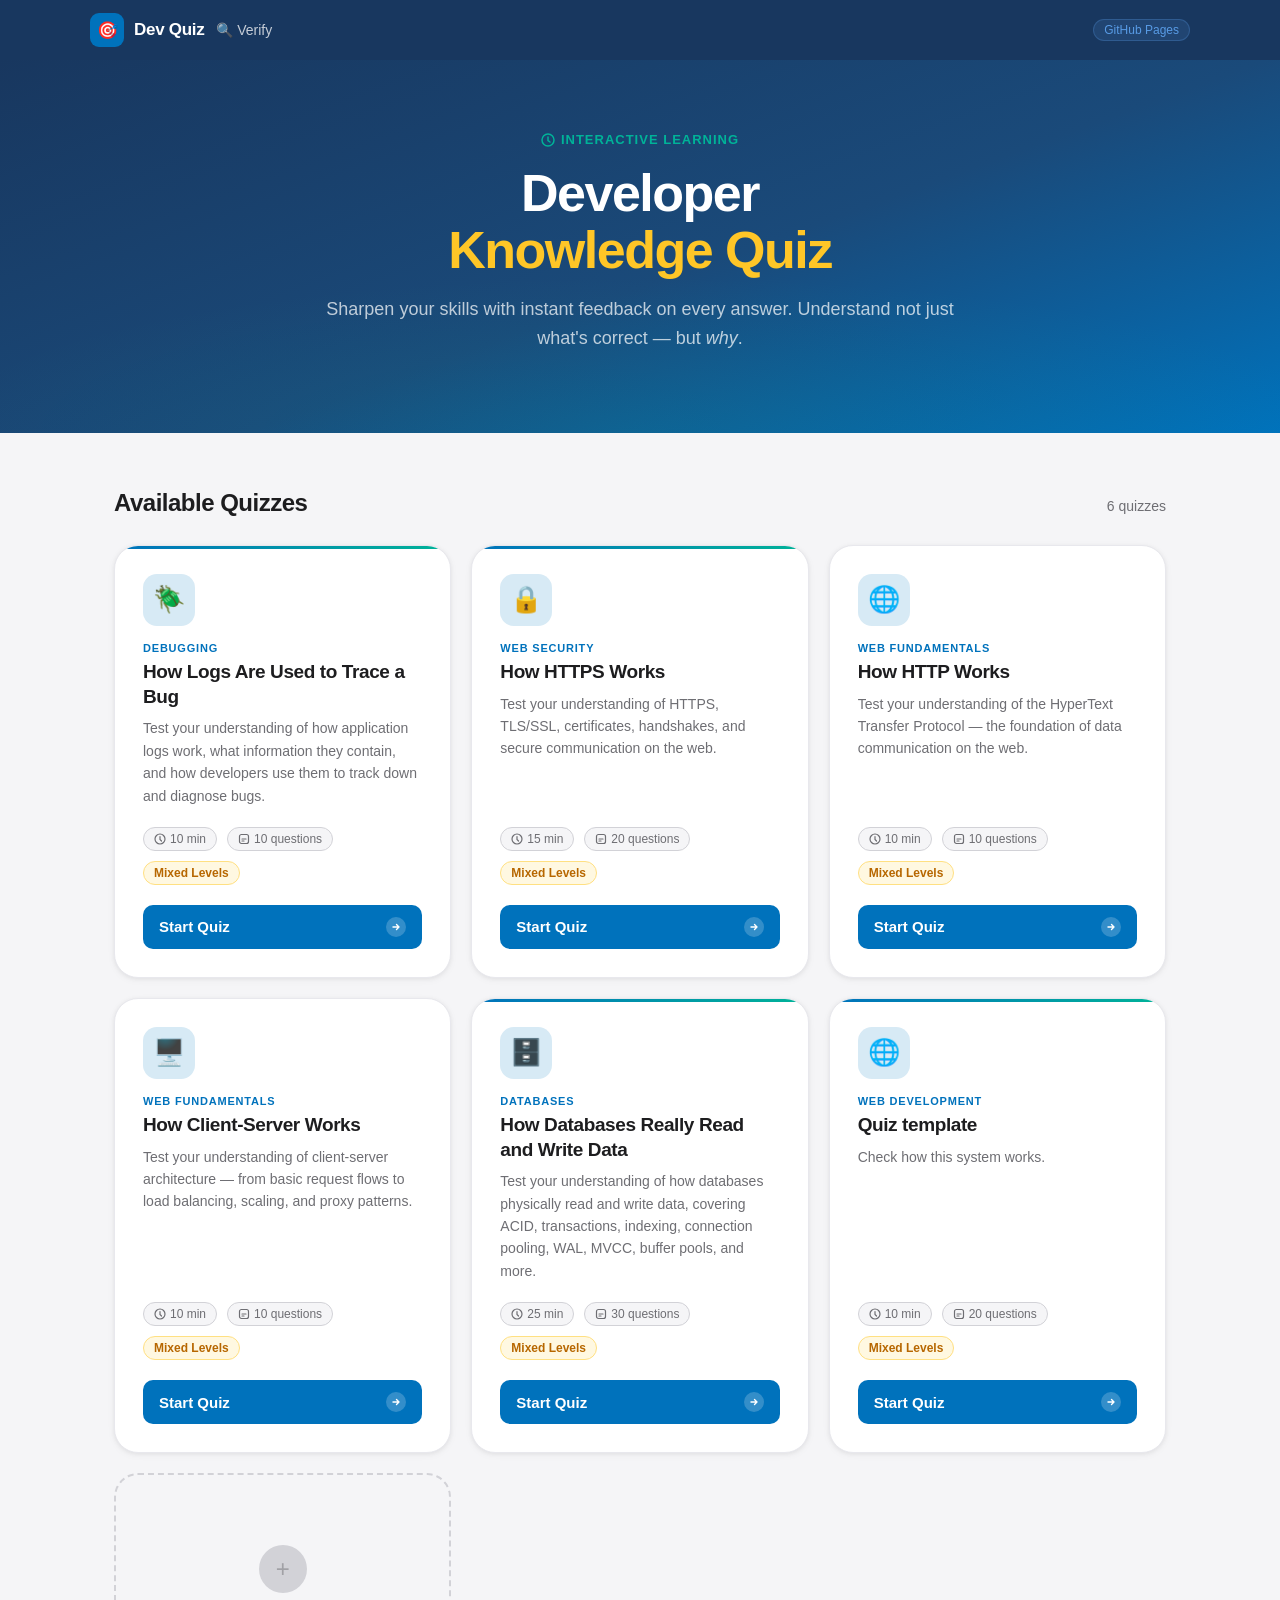
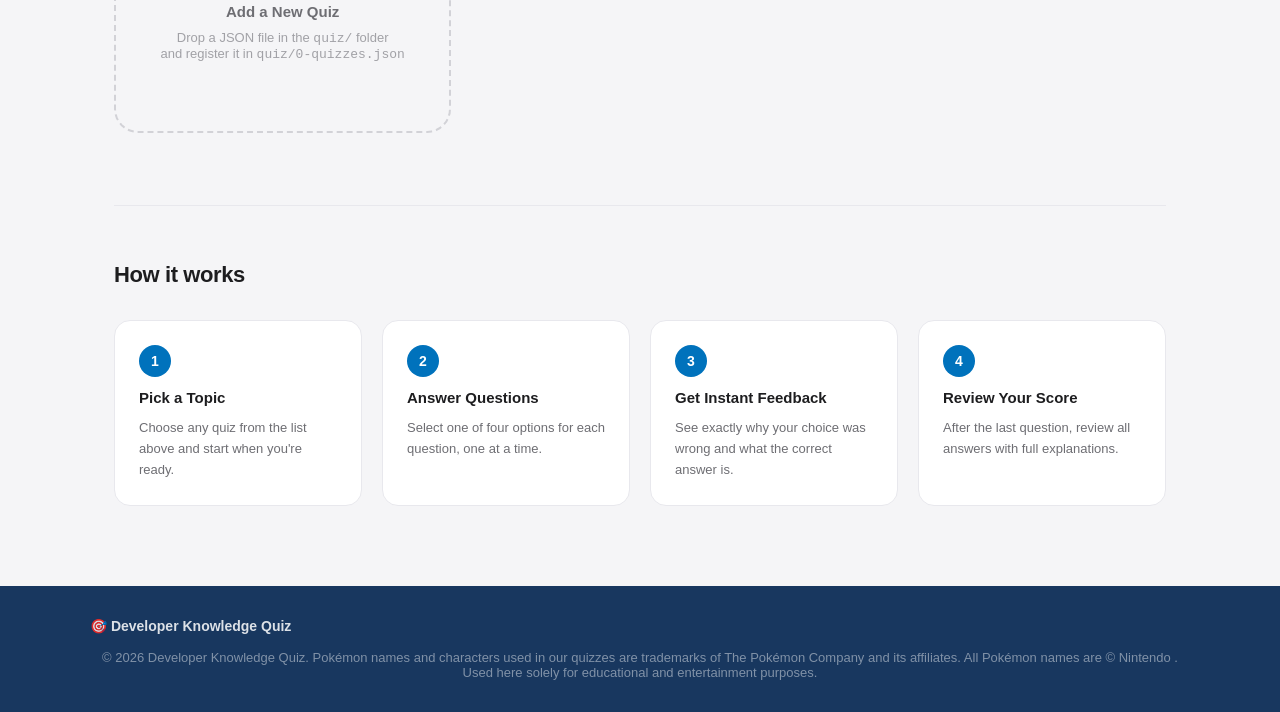
<file: index.html>
<!DOCTYPE html>
<html lang="en">
<head>
  <meta charset="UTF-8" />
  <meta name="viewport" content="width=device-width, initial-scale=1.0" />
  <title>Developer Knowledge Quiz</title>
  <link rel="stylesheet" href="css/shared.css">
  <link rel="stylesheet" href="css/index.css">
</head>
<body>

  <!-- ── Header ──────────────────────────────────────────────── -->
  <header>
    <div class="header-inner">
      <div class="header-left">
      <a class="logo" href="index.html">
        <div class="logo-icon">🎯</div>
        <span class="logo-text">Dev Quiz</span>
      </a>
      <a class="back-btn" href="verify.html">🔍 Verify</a>
      </div>
      <span class="header-badge">GitHub Pages</span>
    </div>
  </header>

  <!-- ── Hero ────────────────────────────────────────────────── -->
  <section class="hero">
    <div class="hero-content">
      <div class="hero-eyebrow">
        <svg width="14" height="14" viewBox="0 0 14 14" fill="none">
          <circle cx="7" cy="7" r="6" stroke="currentColor" stroke-width="1.5"/>
          <path d="M7 4v3.5L9 9" stroke="currentColor" stroke-width="1.5" stroke-linecap="round"/>
        </svg>
        Interactive Learning
      </div>
      <h1 class="hero-title">
        Developer<br><span>Knowledge Quiz</span>
      </h1>
      <p class="hero-sub">
        Sharpen your skills with instant feedback on every answer.
        Understand not just what's correct — but <em>why</em>.
      </p>
    </div>
  </section>

  <!-- ── Main ────────────────────────────────────────────────── -->
  <main>
    <div class="section-header">
      <h2 class="section-title">Available Quizzes</h2>
      <span class="section-count" id="quiz-count">Loading…</span>
    </div>

    <div id="quiz-grid" class="quiz-grid">
      <!-- Loading state -->
      <div class="state-container" id="loading-state">
        <div class="spinner"></div>
        <p class="state-sub">Loading quizzes…</p>
      </div>
    </div>

    <!-- How It Works -->
    <section class="how-section">
      <h2 class="how-title">How it works</h2>
      <div class="how-steps">
        <div class="step">
          <div class="step-num">1</div>
          <div class="step-title">Pick a Topic</div>
          <div class="step-desc">Choose any quiz from the list above and start when you're ready.</div>
        </div>
        <div class="step">
          <div class="step-num">2</div>
          <div class="step-title">Answer Questions</div>
          <div class="step-desc">Select one of four options for each question, one at a time.</div>
        </div>
        <div class="step">
          <div class="step-num">3</div>
          <div class="step-title">Get Instant Feedback</div>
          <div class="step-desc">See exactly why your choice was wrong and what the correct answer is.</div>
        </div>
        <div class="step">
          <div class="step-num">4</div>
          <div class="step-title">Review Your Score</div>
          <div class="step-desc">After the last question, review all answers with full explanations.</div>
        </div>
      </div>
    </section>
  </main>

  <!-- ── Footer ──────────────────────────────────────────────── -->
  <footer>
    <div class="footer-inner">
      <span class="footer-brand">🎯 Developer Knowledge Quiz</span>
      <span class="footer-note">
        &copy; 2026 Developer Knowledge Quiz.
        Pokémon names and characters used in our quizzes are trademarks of
        The Pokémon Company and its affiliates.
        All Pokémon names are &copy; Nintendo .
        Used here solely for educational and entertainment purposes.
      </span>
    </div>
  </footer>

  <script src="js/index.js"></script>
</body>
</html>
</file>
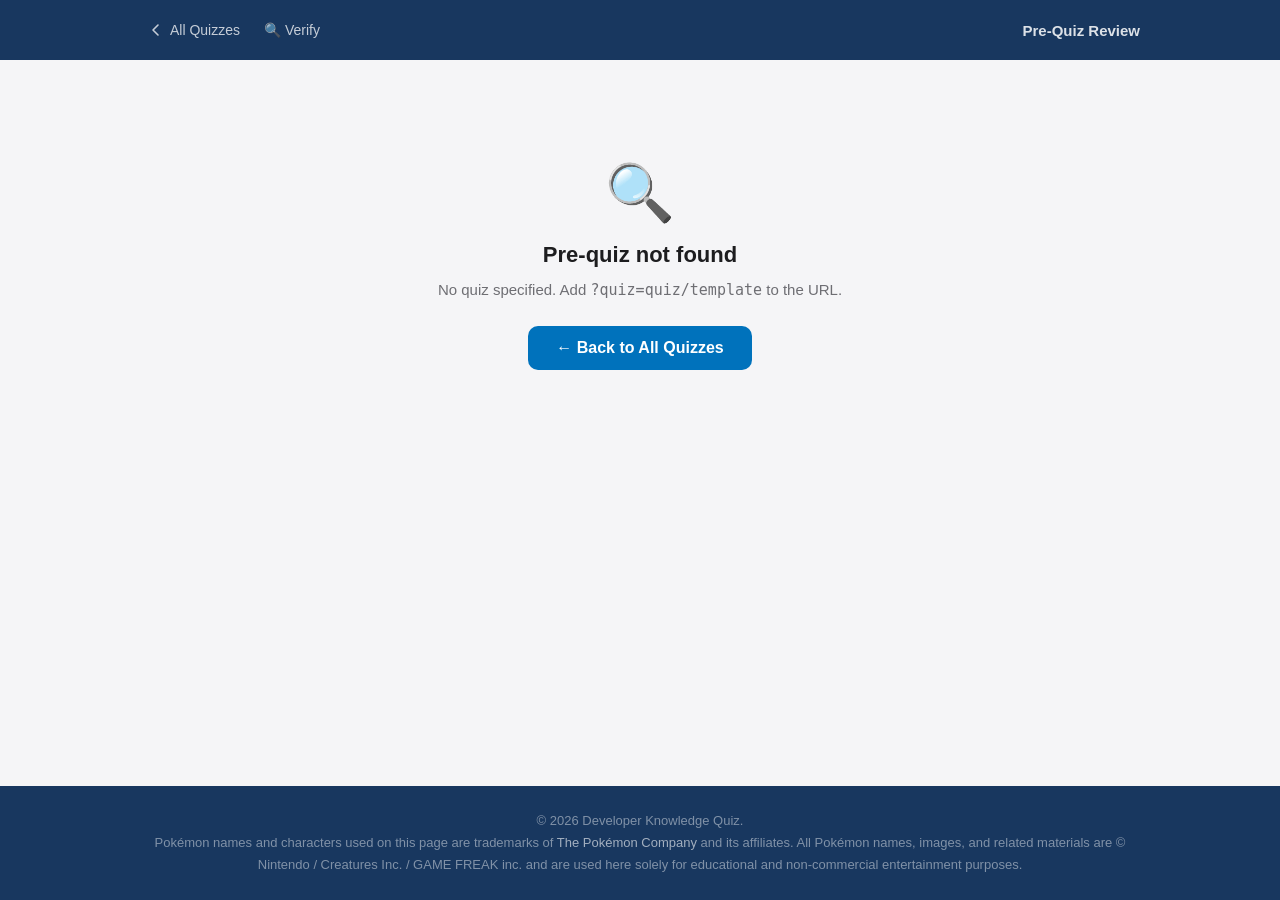
<file: prequiz.html>
<!DOCTYPE html>
<html lang="en">
<head>
  <meta charset="UTF-8" />
  <meta name="viewport" content="width=device-width, initial-scale=1.0" />
  <title>Prerequisite Review · Developer Knowledge</title>
  <link rel="stylesheet" href="css/shared.css">
  <link rel="stylesheet" href="css/prequiz.css">
</head>
<body>

  <!-- ── Header ──────────────────────────────────────────────── -->
  <header>
    <div class="header-inner">
      <div class="header-left">
      <a class="back-btn" href="index.html" aria-label="Back to all quizzes">
        <svg width="16" height="16" viewBox="0 0 16 16" fill="none">
          <path d="M10 3L5 8l5 5" stroke="currentColor" stroke-width="1.6"
                stroke-linecap="round" stroke-linejoin="round"/>
        </svg>
        All Quizzes
      </a>
      <a class="back-btn" href="verify.html">🔍 Verify</a>
      </div>
      <span class="header-title" id="header-title">Pre-Quiz Review</span>
    </div>
  </header>

  <!-- ── Main ────────────────────────────────────────────────── -->
  <main>

    <!-- Loading -->
    <div id="view-loading">
      <div class="spinner"></div>
      <p style="text-align:center;color:var(--text-secondary);">Loading keywords…</p>
    </div>

    <!-- Error -->
    <div id="view-error" class="hidden">
      <span class="error-icon">🔍</span>
      <h2 class="error-title">Pre-quiz not found</h2>
      <p class="error-msg" id="error-msg">Could not load the keyword review for this quiz.</p>
      <a href="index.html" class="btn btn-primary">← Back to All Quizzes</a>
    </div>

    <!-- Content -->
    <div id="view-content" class="hidden fade-in">

      <!-- Hero -->
      <div class="prequiz-hero">
        <div class="hero-left">
          <div class="hero-eyebrow">📖 Pre-Quiz Review</div>
          <div class="hero-icon-title">
            <span class="hero-icon" id="hero-icon">🌐</span>
            <h1 class="hero-title" id="hero-title">Keywords</h1>
          </div>
          <p class="hero-desc" id="hero-desc"></p>
        </div>
        <div class="hero-right">
          <div class="hero-stat">
            <span class="hero-stat-value" id="stat-total">0</span>
            <span class="hero-stat-label">Total Terms</span>
          </div>
        </div>
      </div>

      <!-- Game instruction -->
      <div class="game-instruction">
        <span class="game-instruction-icon">👆</span>
        <div>
          <div class="game-instruction-title">Spot the Pokémon!</div>
          <div class="game-instruction-sub">Click every term you think is a Pokémon name — not a real developer concept. Then hit the button below to check your answers.</div>
        </div>
      </div>

      <!-- Grid -->
      <div id="keywords-grid" class="keywords-grid"></div>

      <!-- Submit bar -->
      <div class="submit-bar">
        <button id="btn-submit" class="btn-submit">
          I've marked all Pokémon names — Reveal!
          <svg width="18" height="18" viewBox="0 0 18 18" fill="none">
            <path d="M9 3v6l4 2" stroke="white" stroke-width="1.8" stroke-linecap="round" stroke-linejoin="round"/>
            <circle cx="9" cy="9" r="7" stroke="white" stroke-width="1.8"/>
          </svg>
        </button>
      </div>

      <!-- Result legend (shown after reveal) -->
      <div id="result-legend" class="result-legend hidden">
        <div class="result-legend-item correct">
          <span class="result-legend-dot"></span>
          Correctly spotted Pokémon ✓
        </div>
        <div class="result-legend-item missed">
          <span class="result-legend-dot"></span>
          Pokémon you missed ✗
        </div>
        <div class="result-legend-item wrong">
          <span class="result-legend-dot"></span>
          Real term — not a Pokémon
        </div>
      </div>

      <!-- Missed concepts pane (shown only when result-wrong cards exist) -->
      <div id="missed-pane" class="missed-pane hidden">
        <div class="missed-pane-header">
          <span class="missed-pane-icon">📚</span>
          <div>
            <div class="missed-pane-title">Let's learn these before the quiz</div>
            <div class="missed-pane-sub">You marked the terms below as Pokémon, but they're real developer concepts. Click each one to look it up — the Start Quiz button unlocks once you've visited them all.</div>
          </div>
        </div>
        <div id="missed-links" class="missed-links"></div>
        <div class="missed-progress">
          <div class="missed-progress-bar"><div id="missed-progress-fill" class="missed-progress-fill"></div></div>
          <span id="missed-progress-label" class="missed-progress-label">0 / 0 visited</span>
        </div>
      </div>

      <!-- CTA -->
      <div id="cta-bar" class="cta-bar hidden">
        <div class="cta-text-wrap">
          <div id="cta-title" class="cta-title">Ready to take the quiz?</div>
          <div id="cta-sub" class="cta-sub">You know your Pokémon from your dev terms — now test your knowledge!</div>
        </div>
        <a id="btn-start" href="#" class="btn-start btn-start-locked" aria-disabled="true">
          <span id="btn-start-label">Visit all missed keywords first</span>
          <svg id="btn-start-icon-lock" width="18" height="18" viewBox="0 0 18 18" fill="none">
            <rect x="4" y="8" width="10" height="8" rx="2" stroke="white" stroke-width="1.8"/>
            <path d="M6 8V6a3 3 0 0 1 6 0v2" stroke="white" stroke-width="1.8" stroke-linecap="round"/>
          </svg>
          <svg id="btn-start-icon-go" class="hidden" width="18" height="18" viewBox="0 0 18 18" fill="none">
            <path d="M4 9h10M10 5l4 4-4 4" stroke="white" stroke-width="1.8"
                  stroke-linecap="round" stroke-linejoin="round"/>
          </svg>
        </a>
      </div>

    </div>
  </main>

  <!-- ── Footer ──────────────────────────────────────────────── -->
  <footer>
    <div class="footer-inner">
      <p class="footer-copy">
        &copy; 2026 Developer Knowledge Quiz.<br>
        Pokémon names and characters used on this page are trademarks of
        <a href="https://www.pokemon.com" target="_blank" rel="noopener noreferrer">The Pokémon Company</a>
        and its affiliates. All Pokémon names, images, and related materials
        are &copy; Nintendo / Creatures Inc. / GAME FREAK inc. and are used here
        solely for educational and non-commercial entertainment purposes.
      </p>
    </div>
  </footer>

  <script src="js/prequiz.js"></script>
</body>
</html>
</file>
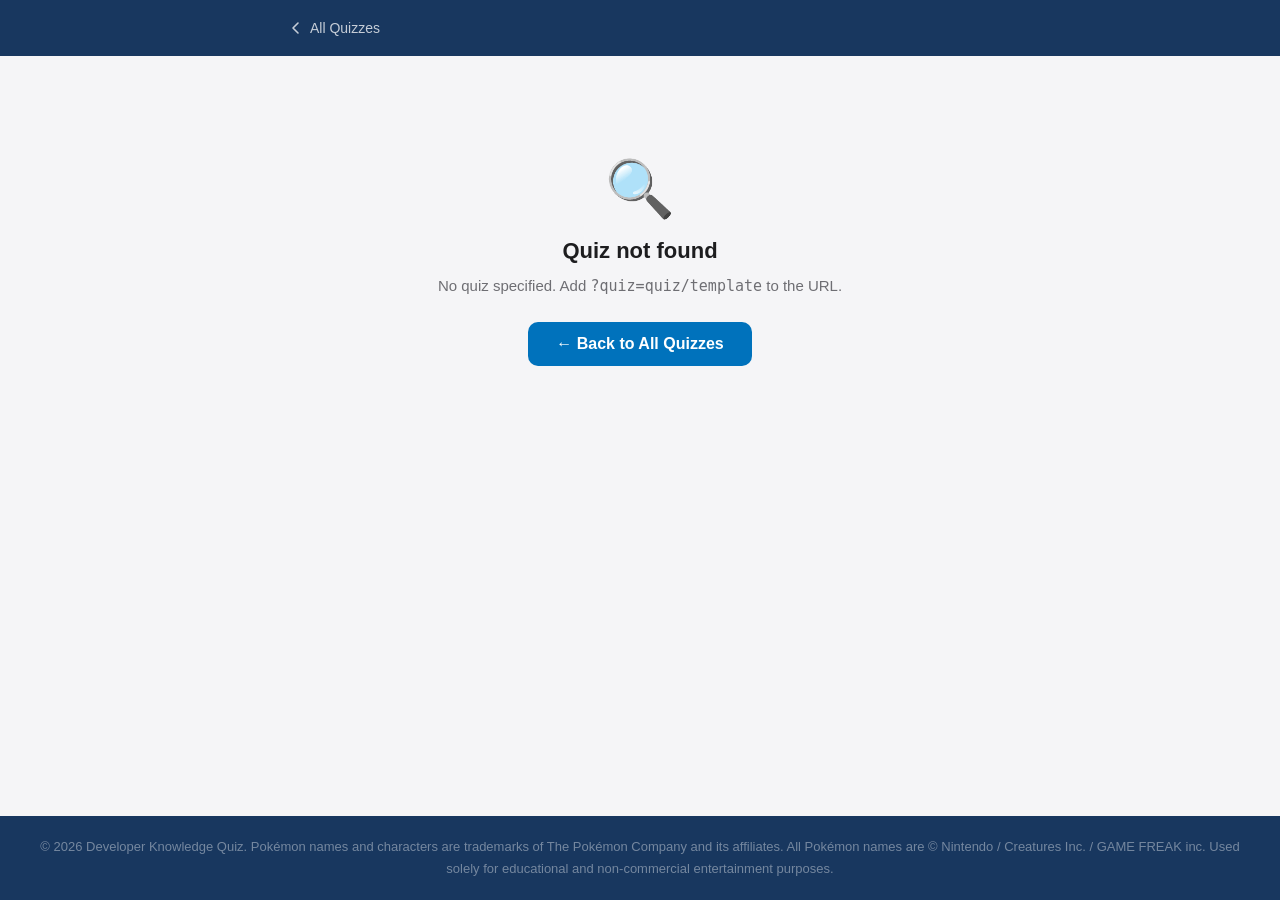
<file: quiz.html>
<!DOCTYPE html>
<html lang="en">
<head>
  <meta charset="UTF-8" />
  <meta name="viewport" content="width=device-width, initial-scale=1.0" />
  <title>Quiz · Developer Knowledge</title>
  <link rel="stylesheet" href="css/shared.css">
  <link rel="stylesheet" href="css/quiz.css">
</head>
<body>

  <!-- ── Header ──────────────────────────────────────────────── -->
  <header>
    <div class="header-inner">
      <a class="back-btn" href="index.html" aria-label="Back to quiz list">
        <svg width="16" height="16" viewBox="0 0 16 16" fill="none">
          <path d="M10 3L5 8l5 5" stroke="currentColor" stroke-width="1.6"
                stroke-linecap="round" stroke-linejoin="round"/>
        </svg>
        All Quizzes
      </a>
      <div class="quiz-title-header" id="header-title"></div>
    </div>
  </header>

  <!-- ── Progress Bar ────────────────────────────────────────── -->
  <div id="progress-bar-wrap">
    <div id="progress-bar"></div>
  </div>

  <!-- ── Main ────────────────────────────────────────────────── -->
  <main>

    <!-- Loading -->
    <div id="view-loading">
      <div class="spinner"></div>
      <p style="text-align:center;color:var(--text-secondary);">Loading quiz…</p>
    </div>

    <!-- Error -->
    <div id="view-error" class="hidden">
      <span class="error-icon">🔍</span>
      <h2 class="error-title">Quiz not found</h2>
      <p class="error-msg" id="error-msg">Could not load the requested quiz.</p>
      <a href="index.html" class="btn btn-primary">← Back to All Quizzes</a>
    </div>

    <!-- Intro -->
    <div id="view-intro" class="hidden fade-in">
      <div class="intro-card">
        <span class="intro-icon" id="intro-icon">📋</span>
        <div class="intro-category" id="intro-category"></div>
        <h1 class="intro-title" id="intro-title"></h1>
        <p class="intro-desc" id="intro-desc"></p>
        <div class="intro-stats">
          <div class="intro-stat">
            <span class="intro-stat-value" id="intro-q-count">—</span>
            <span class="intro-stat-label">Questions</span>
          </div>
          <div class="intro-stat">
            <span class="intro-stat-value" id="intro-time">—</span>
            <span class="intro-stat-label">Minutes</span>
          </div>
          <div class="intro-stat">
            <span class="intro-stat-value" id="intro-pass">70%</span>
            <span class="intro-stat-label">Pass Score</span>
          </div>
        </div>
        <button class="btn btn-primary" onclick="engine.start()" style="width:100%;justify-content:center;font-size:17px;padding:15px;">
          Start Quiz →
        </button>
      </div>
    </div>

    <!-- Question -->
    <div id="view-question" class="hidden">
      <div class="q-meta">
        <span class="q-counter">
          Question <strong id="q-num">1</strong> of <strong id="q-total">20</strong>
        </span>
        <span class="q-difficulty" id="q-difficulty"></span>
      </div>

      <div class="q-card fade-in" id="q-card">
        <p class="q-text" id="q-text">Question text</p>
        <div class="options" id="options-list"></div>

        <!-- Feedback (inside card) -->
        <div class="feedback-panel" id="feedback-panel">
          <div class="feedback-header" id="feedback-header"></div>
          <div class="feedback-body" id="feedback-body"></div>
          <div class="feedback-correct-reveal hidden" id="feedback-reveal"></div>
        </div>
      </div>

      <div class="next-wrap" id="next-wrap">
        <button class="btn-next" id="btn-next">
          <span id="next-label">Next Question</span>
          <svg width="16" height="16" viewBox="0 0 16 16" fill="none">
            <path d="M4 8h8M9 5l3 3-3 3" stroke="white" stroke-width="1.6"
                  stroke-linecap="round" stroke-linejoin="round"/>
          </svg>
        </button>
      </div>
    </div>

    <!-- Results -->
    <div id="view-results" class="hidden">
      <div class="results-header fade-in">
        <div class="score-circle-wrap">
          <svg class="score-svg" viewBox="0 0 160 160" aria-hidden="true">
            <circle class="score-track" cx="80" cy="80" r="60"/>
            <circle class="score-fill" id="score-fill"
                    cx="80" cy="80" r="60"
                    stroke-dasharray="376.99"
                    stroke-dashoffset="376.99"/>
            <text class="score-percent-text" x="80" y="76" id="score-pct-text">0%</text>
            <text class="score-label-text" x="80" y="96" id="score-raw-text">0 / 0</text>
          </svg>
        </div>

        <div class="results-score-line" id="results-score-line"></div>
        <div class="results-badge" id="results-badge"></div>
        <p class="results-message" id="results-message"></p>

        <div class="results-actions">
          <button class="btn btn-secondary" onclick="engine.retake()">↺ Retake Quiz</button>
          <a href="index.html" class="btn btn-primary">← All Quizzes</a>
        </div>
      </div>

      <!-- ── Quiz Success Token Generator ──────────────────── -->
      <div id="token-gen" class="token-gen fade-in">
        <div class="token-gen-intro">
          <span class="token-gen-icon">🏅</span>
          <h3 class="token-gen-title">Get Your Quiz Success Token</h3>
          <p class="token-gen-desc">Enter your name to generate a signed, verifiable proof of your result.</p>
        </div>
        <div class="token-name-row">
          <input type="text" id="token-name-input" class="token-name-input"
                 placeholder="Your full name" maxlength="100" autocomplete="name"
                 onkeydown="if(event.key==='Enter')engine.requestToken()" />
          <span class="token-gen-pointer" aria-hidden="true">👉</span>
          <button class="btn btn-primary" id="btn-gen-token" onclick="engine.requestToken()">
            Generate Token
          </button>
        </div>
        <p id="token-name-error" class="token-name-error hidden">Please enter your name.</p>
        <div id="token-result" class="token-result hidden">
          <div class="token-result-label">
            <span>🔐 Quiz Success Token</span>
            <button class="token-copy-btn" id="btn-copy-token" onclick="copyToken()">Copy Link</button>
          </div>
          <div class="token-box">
            <a id="token-box-link" class="token-link" href="#" target="_blank" rel="noopener noreferrer"></a>
          </div>
        </div>
      </div>

      <div class="review-section fade-in">
        <h2 class="review-title">Answer Review</h2>
        <div class="review-list" id="review-list"></div>
      </div>
    </div>

  </main>

  <!-- ── Footer ──────────────────────────────────────────────── -->
  <footer>
    <div class="footer-note">
      &copy; 2026 Developer Knowledge Quiz.
      Pokémon names and characters are trademarks of The Pokémon Company and its affiliates.
      All Pokémon names are &copy; Nintendo / Creatures Inc. / GAME FREAK inc.
      Used solely for educational and non-commercial entertainment purposes.
    </div>
  </footer>

  <script src="js/quiz.js"></script>
</body>
</html>
</file>
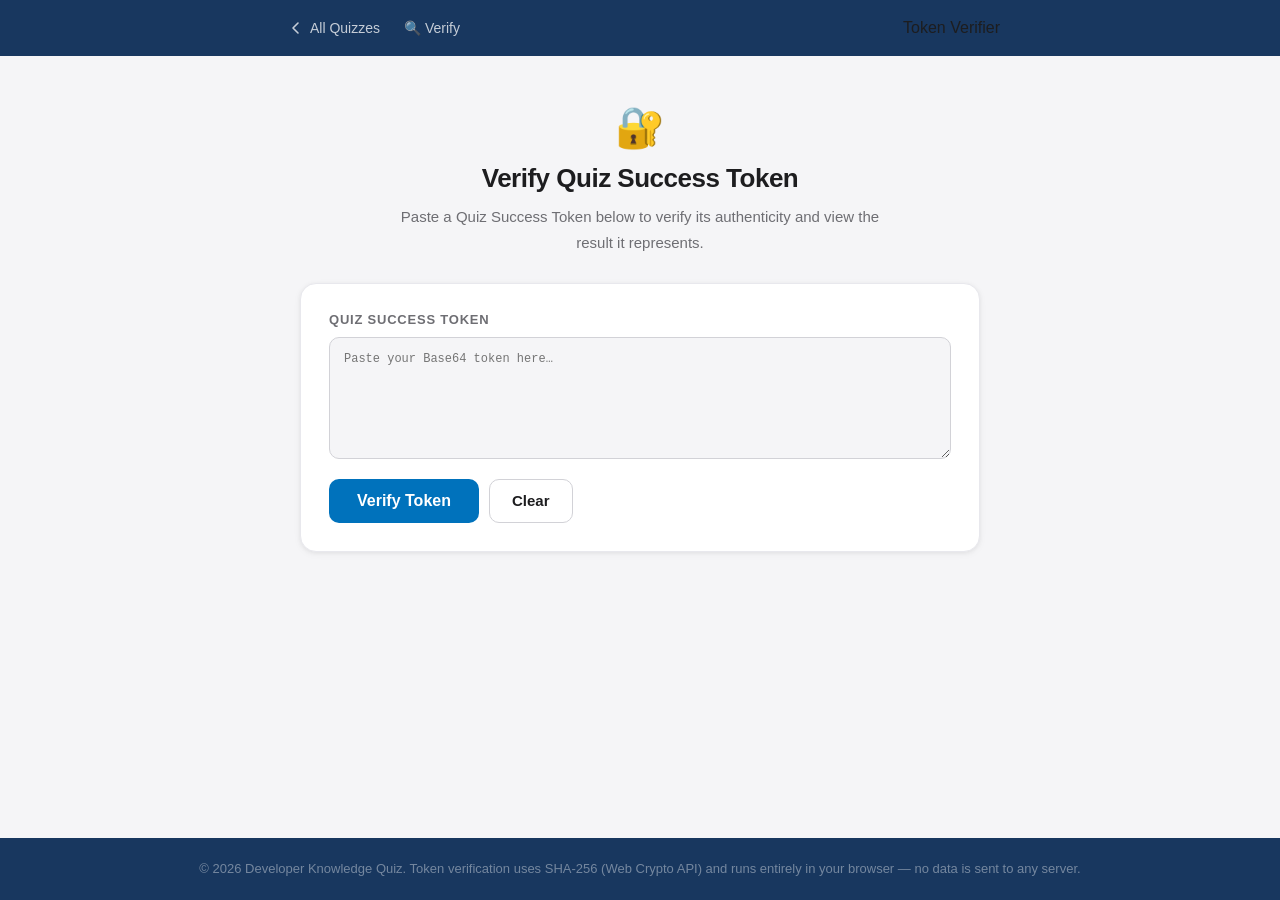
<file: verify.html>
<!DOCTYPE html>
<html lang="en">
<head>
  <meta charset="UTF-8" />
  <meta name="viewport" content="width=device-width, initial-scale=1.0" />
  <title>Verify Quiz Success Token · Developer Knowledge</title>
  <link rel="stylesheet" href="css/shared.css">
  <link rel="stylesheet" href="css/verify.css">
</head>
<body>

  <!-- ── Header ──────────────────────────────────────────────── -->
  <header>
    <div class="header-inner">
      <div class="header-left">
      <a class="back-btn" href="index.html" aria-label="Back to quiz list">
        <svg width="16" height="16" viewBox="0 0 16 16" fill="none">
          <path d="M10 3L5 8l5 5" stroke="currentColor" stroke-width="1.6"
                stroke-linecap="round" stroke-linejoin="round"/>
        </svg>
        All Quizzes
      </a>
      <a class="back-btn" href="verify.html" aria-current="page">🔍 Verify</a>
      </div>
      <div class="quiz-title-header" style="opacity:1;">Token Verifier</div>
    </div>
  </header>

  <!-- ── Main ────────────────────────────────────────────────── -->
  <main>

    <div class="verify-page">

      <!-- Intro -->
      <div class="verify-intro fade-in">
        <span class="verify-intro-icon">🔐</span>
        <h1 class="verify-intro-title">Verify Quiz Success Token</h1>
        <p class="verify-intro-desc">
          Paste a Quiz Success Token below to verify its authenticity and view the
          result it represents.
        </p>
      </div>

      <!-- Input card -->
      <div class="verify-card fade-in">
        <label class="verify-label" for="verify-input">Quiz Success Token</label>
        <textarea
          id="verify-input"
          class="verify-input"
          rows="5"
          placeholder="Paste your Base64 token here…"
          spellcheck="false"
          autocomplete="off"
        ></textarea>
        <div class="verify-actions">
          <button class="btn btn-primary" id="btn-verify" onclick="verifier.verify()">
            Verify Token
          </button>
          <button class="btn btn-secondary" id="btn-clear" onclick="verifier.clear()">
            Clear
          </button>
        </div>
      </div>

      <!-- Result panel -->
      <div id="verify-result" class="verify-result hidden fade-in">

        <!-- Status badge -->
        <div id="verify-status" class="verify-status"></div>

        <!-- Detail rows -->
        <div id="verify-details" class="verify-details"></div>

        <!-- Raw payload (collapsible) -->
        <details class="verify-raw-wrap">
          <summary class="verify-raw-summary">Raw Payload</summary>
          <pre id="verify-raw" class="verify-raw"></pre>
        </details>

      </div>

    </div>

  </main>

  <!-- ── Footer ──────────────────────────────────────────────── -->
  <footer>
    <div class="footer-note">
      &copy; 2026 Developer Knowledge Quiz. Token verification uses SHA-256 (Web Crypto API) and runs entirely in your browser — no data is sent to any server.
    </div>
  </footer>

  <script src="js/verify.js"></script>
</body>
</html>
</file>
<file: css/shared.css>
/* ─── Design Tokens ─────────────────────────────────────────── */
:root {
  --primary-blue:       #0072BC;
  --primary-dark:       #18375F;
  --accent-teal:        #00B398;
  --accent-yellow:      #FFC627;
  --accent-red:         #EF4A60;
  --light-blue:         #D7EAF5;
  --mid-blue:           #589BE5;

  /* Feedback Colors */
  --correct-bg:         #E8F7F4;
  --correct-border:     #00B398;
  --correct-text:       #006B5B;
  --wrong-bg:           #FEF0F2;
  --wrong-border:       #EF4A60;
  --wrong-text:         #9B1C30;

  /* Neutrals */
  --bg:                 #F5F5F7;
  --surface:            #FFFFFF;
  --surface-2:          #FBFBFD;
  --text-primary:       #1D1D1F;
  --text-secondary:     #6E6E73;
  --text-tertiary:      #A1A1A6;
  --border:             #D2D2D7;
  --border-light:       #E8E8ED;

  /* Shadows */
  --shadow-sm:    0 1px 4px rgba(0,0,0,0.06), 0 2px 8px rgba(0,0,0,0.04);
  --shadow-md:    0 2px 12px rgba(0,0,0,0.08), 0 4px 20px rgba(0,0,0,0.05);
  --shadow-lg:    0 8px 32px rgba(0,0,0,0.10), 0 2px 8px rgba(0,0,0,0.06);
  --shadow-hover: 0 12px 40px rgba(0,114,188,0.14), 0 4px 12px rgba(0,0,0,0.08);

  /* Sizing */
  --radius:    16px;
  --radius-sm: 10px;
  --radius-lg: 24px;
  --radius-xl: 32px;

  /* Typography */
  --font: -apple-system, BlinkMacSystemFont, "SF Pro Display", "SF Pro Text",
          "Helvetica Neue", Arial, sans-serif;
}

/* ─── Reset & Base ──────────────────────────────────────────── */
*, *::before, *::after { box-sizing: border-box; margin: 0; padding: 0; }

html { scroll-behavior: smooth; }

body {
  font-family: var(--font);
  background: var(--bg);
  color: var(--text-primary);
  min-height: 100vh;
  -webkit-font-smoothing: antialiased;
  -moz-osx-font-smoothing: grayscale;
}

/* ─── Utility ───────────────────────────────────────────────── */
.hidden { display: none !important; }

.fade-in {
  animation: fadeSlideIn 0.35s cubic-bezier(0.4,0,0.2,1) both;
}

@keyframes fadeSlideIn {
  from { opacity: 0; transform: translateY(12px); }
  to   { opacity: 1; transform: translateY(0); }
}

.spinner {
  width: 44px;
  height: 44px;
  border: 3px solid var(--border);
  border-top-color: var(--primary-blue);
  border-radius: 50%;
  animation: spin 0.8s linear infinite;
  margin: 0 auto 20px;
}

@keyframes spin { to { transform: rotate(360deg); } }

/* ─── Shared Buttons ────────────────────────────────────────── */
.btn {
  display: inline-flex;
  align-items: center;
  gap: 8px;
  border: none;
  cursor: pointer;
  font-family: var(--font);
  font-weight: 600;
  border-radius: var(--radius-sm);
  text-decoration: none;
  transition: background 0.18s ease, transform 0.12s ease;
}
.btn:active { transform: scale(0.97); }

.btn-primary {
  background: var(--primary-blue);
  color: #FFF;
  font-size: 16px;
  padding: 13px 28px;
}
.btn-primary:hover { background: #005fa3; }

.btn-secondary {
  background: var(--surface);
  color: var(--text-primary);
  font-size: 15px;
  padding: 11px 22px;
  border: 1.5px solid var(--border);
}
.btn-secondary:hover { background: var(--bg); }

/* ─── Back Button (quiz & prequiz pages) ────────────────────── */
.back-btn {
  display: inline-flex;
  align-items: center;
  gap: 6px;
  color: rgba(255,255,255,0.75);
  text-decoration: none;
  font-size: 14px;
  font-weight: 500;
  padding: 6px 12px 6px 8px;
  border-radius: 8px;
  transition: background 0.15s ease, color 0.15s ease;
}
.back-btn:hover { background: rgba(255,255,255,0.1); color: #FFF; }

/* ─── Header Left Group ────────────────────────────────────── */
.header-left {
  display: flex;
  align-items: center;
  gap: 4px;
}

/* ─── Shared Header Base ────────────────────────────────────── */
header {
  background: var(--primary-dark);
  padding: 0 24px;
  flex-shrink: 0;
}

/* ─── Error View ────────────────────────────────────────────── */
.error-icon  { font-size: 56px; display: block; margin-bottom: 16px; }
.error-title { font-size: 22px; font-weight: 700; margin-bottom: 10px; }
.error-msg   { font-size: 15px; color: var(--text-secondary); line-height: 1.6; margin-bottom: 24px; }

/* ─── Shared Footer Base ────────────────────────────────────── */
footer {
  background: var(--primary-dark);
  text-align: center;
  flex-shrink: 0;
}
</file>
<file: css/index.css>
/* ─── Body ──────────────────────────────────────────────────── */
body {
  min-height: 100vh;
}

/* ─── Header ────────────────────────────────────────────────── */
header {
  position: sticky;
  top: 0;
  z-index: 100;
  backdrop-filter: saturate(180%) blur(20px);
}

.header-inner {
  max-width: 1100px;
  margin: 0 auto;
  height: 60px;
  display: flex;
  align-items: center;
  justify-content: space-between;
  gap: 16px;
}

.logo {
  display: flex;
  align-items: center;
  gap: 10px;
  text-decoration: none;
}

.logo-icon {
  width: 34px;
  height: 34px;
  background: var(--primary-blue);
  border-radius: 9px;
  display: flex;
  align-items: center;
  justify-content: center;
  font-size: 17px;
  flex-shrink: 0;
}

.logo-text {
  font-size: 17px;
  font-weight: 600;
  color: #FFFFFF;
  letter-spacing: -0.3px;
}

.header-badge {
  font-size: 12px;
  color: var(--mid-blue);
  background: rgba(88,155,229,0.15);
  border: 1px solid rgba(88,155,229,0.25);
  padding: 3px 10px;
  border-radius: 20px;
  font-weight: 500;
}

/* ─── Hero ──────────────────────────────────────────────────── */
.hero {
  background: linear-gradient(160deg, var(--primary-dark) 0%, #1a4a7a 55%, var(--primary-blue) 100%);
  padding: 72px 24px 80px;
  text-align: center;
  position: relative;
  overflow: hidden;
}

.hero::before {
  content: '';
  position: absolute;
  inset: 0;
  background: radial-gradient(ellipse 80% 60% at 50% 100%, rgba(0,179,152,0.12) 0%, transparent 70%);
  pointer-events: none;
}

.hero-content { position: relative; max-width: 680px; margin: 0 auto; }

.hero-eyebrow {
  display: inline-flex;
  align-items: center;
  gap: 6px;
  font-size: 13px;
  font-weight: 600;
  color: var(--accent-teal);
  text-transform: uppercase;
  letter-spacing: 1px;
  margin-bottom: 18px;
}

.hero-title {
  font-size: clamp(32px, 6vw, 52px);
  font-weight: 700;
  color: #FFFFFF;
  line-height: 1.1;
  letter-spacing: -1.5px;
  margin-bottom: 16px;
}

.hero-title span { color: var(--accent-yellow); }

.hero-sub {
  font-size: 18px;
  color: rgba(255,255,255,0.72);
  line-height: 1.6;
  font-weight: 400;
}

/* ─── Main Content ──────────────────────────────────────────── */
main {
  max-width: 1100px;
  margin: 0 auto;
  padding: 56px 24px 80px;
}

.section-header {
  display: flex;
  align-items: baseline;
  justify-content: space-between;
  margin-bottom: 28px;
  gap: 16px;
  flex-wrap: wrap;
}

.section-title {
  font-size: 24px;
  font-weight: 700;
  color: var(--text-primary);
  letter-spacing: -0.5px;
}

.section-count {
  font-size: 14px;
  color: var(--text-secondary);
  font-weight: 500;
}

/* ─── Quiz Grid ─────────────────────────────────────────────── */
.quiz-grid {
  display: grid;
  grid-template-columns: repeat(auto-fill, minmax(300px, 1fr));
  gap: 20px;
}

/* ─── Quiz Card ─────────────────────────────────────────────── */
.quiz-card {
  background: var(--surface);
  border-radius: var(--radius-lg);
  border: 1px solid var(--border-light);
  box-shadow: var(--shadow-sm);
  padding: 28px;
  display: flex;
  flex-direction: column;
  gap: 0;
  cursor: pointer;
  text-decoration: none;
  color: inherit;
  transition: transform 0.22s cubic-bezier(0.34,1.56,0.64,1),
              box-shadow 0.22s ease,
              border-color 0.22s ease;
  position: relative;
  overflow: hidden;
}

.quiz-card::before {
  content: '';
  position: absolute;
  top: 0; left: 0; right: 0;
  height: 3px;
  background: linear-gradient(90deg, var(--primary-blue), var(--accent-teal));
  opacity: 0;
  transition: opacity 0.22s ease;
  border-radius: var(--radius-lg) var(--radius-lg) 0 0;
}

.quiz-card:hover {
  transform: translateY(-4px);
  box-shadow: var(--shadow-hover);
  border-color: var(--light-blue);
}

.quiz-card:hover::before { opacity: 1; }
.quiz-card.featured::before { opacity: 1; }

.card-icon {
  width: 52px;
  height: 52px;
  border-radius: 14px;
  background: var(--light-blue);
  display: flex;
  align-items: center;
  justify-content: center;
  font-size: 26px;
  margin-bottom: 16px;
  flex-shrink: 0;
}

.card-category {
  font-size: 11px;
  font-weight: 700;
  color: var(--primary-blue);
  text-transform: uppercase;
  letter-spacing: 0.8px;
  margin-bottom: 6px;
}

.card-title {
  font-size: 19px;
  font-weight: 700;
  color: var(--text-primary);
  letter-spacing: -0.4px;
  line-height: 1.3;
  margin-bottom: 8px;
}

.card-desc {
  font-size: 14px;
  color: var(--text-secondary);
  line-height: 1.6;
  flex: 1;
  margin-bottom: 20px;
}

.card-meta {
  display: flex;
  gap: 10px;
  flex-wrap: wrap;
  margin-bottom: 20px;
}

.meta-chip {
  display: inline-flex;
  align-items: center;
  gap: 4px;
  font-size: 12px;
  font-weight: 500;
  color: var(--text-secondary);
  background: var(--bg);
  border: 1px solid var(--border);
  padding: 4px 10px;
  border-radius: 20px;
}

.meta-chip svg { flex-shrink: 0; }

.difficulty-chip {
  font-size: 12px;
  font-weight: 600;
  padding: 4px 10px;
  border-radius: 20px;
}
.difficulty-chip.mixed  { background: #FFF8E1; color: #B76700; border: 1px solid #FFE082; }
.difficulty-chip.easy   { background: #E8F8F4; color: #007A68; border: 1px solid #80D5C8; }
.difficulty-chip.medium { background: #E8F2FF; color: #004A8C; border: 1px solid #90BCEB; }
.difficulty-chip.hard   { background: #FDECEA; color: #9B1C1C; border: 1px solid #F4A5A5; }

.card-cta {
  display: flex;
  align-items: center;
  justify-content: space-between;
  background: var(--primary-blue);
  color: #FFFFFF;
  border-radius: var(--radius-sm);
  padding: 12px 16px;
  font-size: 15px;
  font-weight: 600;
  transition: background 0.2s ease;
}

.quiz-card:hover .card-cta { background: #005fa3; }

.card-cta-arrow {
  width: 20px;
  height: 20px;
  background: rgba(255,255,255,0.2);
  border-radius: 50%;
  display: flex;
  align-items: center;
  justify-content: center;
  transition: transform 0.2s ease;
}

.quiz-card:hover .card-cta-arrow { transform: translateX(3px); }

/* ─── Empty / Loading States ────────────────────────────────── */
.state-container {
  text-align: center;
  padding: 80px 24px;
}

.state-icon  { font-size: 56px; margin-bottom: 16px; display: block; }
.state-title { font-size: 22px; font-weight: 700; color: var(--text-primary); margin-bottom: 8px; }
.state-sub   { font-size: 15px; color: var(--text-secondary); line-height: 1.6; }

/* ─── Add Quiz Card ─────────────────────────────────────────── */
.add-quiz-card {
  background: transparent;
  border: 2px dashed var(--border);
  border-radius: var(--radius-lg);
  padding: 28px;
  display: flex;
  flex-direction: column;
  align-items: center;
  justify-content: center;
  gap: 10px;
  text-align: center;
  min-height: 260px;
  transition: border-color 0.2s ease, background 0.2s ease;
}

.add-quiz-card:hover {
  border-color: var(--primary-blue);
  background: var(--light-blue);
}

.add-icon {
  width: 48px;
  height: 48px;
  border-radius: 50%;
  background: var(--border);
  display: flex;
  align-items: center;
  justify-content: center;
  font-size: 24px;
  color: var(--text-tertiary);
  transition: background 0.2s ease, color 0.2s ease;
}

.add-quiz-card:hover .add-icon {
  background: var(--primary-blue);
  color: #FFF;
}

.add-title { font-size: 15px; font-weight: 600; color: var(--text-secondary); }
.add-sub   { font-size: 13px; color: var(--text-tertiary); }

/* ─── How It Works ──────────────────────────────────────────── */
.how-section {
  margin-top: 72px;
  padding-top: 56px;
  border-top: 1px solid var(--border-light);
}

.how-title {
  font-size: 22px;
  font-weight: 700;
  color: var(--text-primary);
  letter-spacing: -0.4px;
  margin-bottom: 32px;
}

.how-steps {
  display: grid;
  grid-template-columns: repeat(auto-fit, minmax(200px, 1fr));
  gap: 20px;
}

.step {
  background: var(--surface);
  border: 1px solid var(--border-light);
  border-radius: var(--radius);
  padding: 24px;
  display: flex;
  flex-direction: column;
  gap: 12px;
}

.step-num {
  width: 32px;
  height: 32px;
  border-radius: 50%;
  background: var(--primary-blue);
  color: #FFF;
  font-size: 14px;
  font-weight: 700;
  display: flex;
  align-items: center;
  justify-content: center;
}

.step-title { font-size: 15px; font-weight: 700; color: var(--text-primary); }
.step-desc  { font-size: 13px; color: var(--text-secondary); line-height: 1.6; }

/* ─── Footer ────────────────────────────────────────────────── */
footer {
  padding: 32px 24px;
}

.footer-inner {
  max-width: 1100px;
  margin: 0 auto;
  display: flex;
  align-items: center;
  justify-content: space-between;
  gap: 16px;
  flex-wrap: wrap;
}

.footer-brand { font-size: 14px; font-weight: 600; color: rgba(255,255,255,0.85); }
.footer-note  { font-size: 13px; color: rgba(255,255,255,0.45); }

/* ─── Responsive ────────────────────────────────────────────── */
@media (max-width: 600px) {
  .hero { padding: 52px 20px 60px; }
  .hero-sub { font-size: 16px; }
  main { padding: 40px 16px 60px; }
  .footer-inner { flex-direction: column; text-align: center; }
}
</file>
<file: css/prequiz.css>
/* ─── Body ──────────────────────────────────────────────────── */
body {
  display: flex;
  flex-direction: column;
}

/* ─── Header ────────────────────────────────────────────────── */
.header-inner {
  max-width: 1000px;
  margin: 0 auto;
  height: 60px;
  display: flex;
  align-items: center;
  justify-content: space-between;
  gap: 16px;
}

.header-title {
  font-size: 15px;
  font-weight: 600;
  color: rgba(255,255,255,0.85);
}

/* ─── Main ──────────────────────────────────────────────────── */
main {
  flex: 1;
  max-width: 1000px;
  width: 100%;
  margin: 0 auto;
  padding: 40px 24px 80px;
}

/* ─── Loading / Error Views ─────────────────────────────────── */
#view-loading { text-align: center; padding: 80px 24px; }
#view-error   { text-align: center; padding: 60px 24px; }

/* ─── Hero Banner ───────────────────────────────────────────── */
.prequiz-hero {
  background: linear-gradient(135deg, var(--primary-dark) 0%, #1a4a7a 60%, var(--primary-blue) 100%);
  border-radius: var(--radius-lg);
  padding: 40px 40px 36px;
  margin-bottom: 36px;
  display: flex;
  align-items: flex-start;
  justify-content: space-between;
  gap: 24px;
  flex-wrap: wrap;
  position: relative;
  overflow: hidden;
}

.prequiz-hero::before {
  content: '';
  position: absolute;
  inset: 0;
  background: radial-gradient(ellipse 70% 80% at 90% 50%, rgba(0,179,152,0.15) 0%, transparent 70%);
  pointer-events: none;
}

.hero-left { position: relative; flex: 1; min-width: 240px; }

.hero-eyebrow {
  font-size: 12px;
  font-weight: 700;
  color: var(--accent-teal);
  text-transform: uppercase;
  letter-spacing: 1px;
  margin-bottom: 10px;
}

.hero-icon-title {
  display: flex;
  align-items: center;
  gap: 14px;
  margin-bottom: 10px;
}

.hero-icon  { font-size: 42px; line-height: 1; }

.hero-title {
  font-size: 26px;
  font-weight: 700;
  color: #FFFFFF;
  letter-spacing: -0.5px;
}

.hero-desc {
  font-size: 15px;
  color: rgba(255,255,255,0.70);
  line-height: 1.6;
  max-width: 520px;
}

.hero-right {
  position: relative;
  display: flex;
  flex-direction: column;
  align-items: flex-end;
  gap: 12px;
  flex-shrink: 0;
}

.hero-stat {
  background: rgba(255,255,255,0.10);
  border: 1px solid rgba(255,255,255,0.15);
  border-radius: var(--radius-sm);
  padding: 10px 18px;
  text-align: center;
  min-width: 110px;
}

.hero-stat-value { display: block; font-size: 22px; font-weight: 700; color: #FFFFFF; }
.hero-stat-label { display: block; font-size: 12px; color: rgba(255,255,255,0.55); margin-top: 2px; }

/* ─── Game Instruction ──────────────────────────────────────── */
.game-instruction {
  display: flex;
  align-items: flex-start;
  gap: 14px;
  background: rgba(0,114,188,0.06);
  border: 1.5px solid rgba(0,114,188,0.15);
  border-radius: var(--radius);
  padding: 18px 22px;
  margin-bottom: 28px;
}

.game-instruction-icon { font-size: 24px; line-height: 1; flex-shrink: 0; margin-top: 2px; }

.game-instruction-title {
  font-size: 15px;
  font-weight: 700;
  color: var(--text-primary);
  margin-bottom: 4px;
}

.game-instruction-sub {
  font-size: 14px;
  color: var(--text-secondary);
  line-height: 1.55;
}

/* ─── Keyword Grid ──────────────────────────────────────────── */
.keywords-grid {
  display: grid;
  grid-template-columns: repeat(auto-fill, minmax(190px, 1fr));
  gap: 14px;
  margin-bottom: 32px;
}

/* ─── Keyword Card (game mode) ──────────────────────────────── */
.kw-card {
  background: var(--surface);
  border-radius: var(--radius);
  border: 2px solid var(--border-light);
  padding: 18px 16px;
  box-shadow: var(--shadow-sm);
  cursor: pointer;
  user-select: none;
  display: flex;
  align-items: center;
  justify-content: center;
  min-height: 72px;
  position: relative;
  overflow: hidden;
  animation: cardIn 0.35s cubic-bezier(0.4,0,0.2,1) both;
  transition: transform 0.15s ease, box-shadow 0.15s ease, border-color 0.15s ease, background 0.15s ease;
}

.kw-card::before {
  content: '';
  position: absolute;
  top: 0; left: 0; right: 0;
  height: 3px;
  background: linear-gradient(90deg, var(--border-light), var(--border-light));
  border-radius: var(--radius) var(--radius) 0 0;
  transition: background 0.15s ease;
}

.kw-card:hover {
  transform: translateY(-2px);
  box-shadow: var(--shadow-hover);
  border-color: var(--mid-blue);
}

.kw-card:hover::before {
  background: linear-gradient(90deg, var(--primary-blue), var(--accent-teal));
}

/* Selected state — user thinks this is a Pokémon */
.kw-card.selected {
  border-color: var(--primary-blue);
  background: rgba(0,114,188,0.07);
  box-shadow: 0 0 0 3px rgba(0,114,188,0.18), var(--shadow-sm);
  transform: translateY(-2px);
}

.kw-card.selected::before {
  background: linear-gradient(90deg, var(--primary-blue), var(--accent-teal));
}

.kw-card.selected .kw-term { color: var(--primary-blue); }

/* Result state — correct: clicked a real Pokémon */
.kw-card.result-correct {
  border-color: var(--correct-border);
  background: var(--correct-bg);
  cursor: default;
  transform: none;
}
.kw-card.result-correct::before { background: linear-gradient(90deg, var(--correct-border), #00d4b5); }
.kw-card.result-correct .kw-term { color: var(--correct-text); }

/* Result state — missed: didn't click a real Pokémon */
.kw-card.result-missed {
  border-color: var(--wrong-border);
  background: var(--wrong-bg);
  cursor: default;
  transform: none;
  animation: shakeMiss 0.45s cubic-bezier(0.36,0.07,0.19,0.97) both;
}
.kw-card.result-missed::before { background: linear-gradient(90deg, var(--wrong-border), #ff7a8a); }
.kw-card.result-missed .kw-term { color: var(--wrong-text); }

/* Result state — wrong: clicked a real dev term */
.kw-card.result-wrong {
  border-color: #d97706;
  background: #fffbeb;
  cursor: default;
  transform: none;
}
.kw-card.result-wrong::before { background: linear-gradient(90deg, #d97706, #f59e0b); }
.kw-card.result-wrong .kw-term { color: #92400e; }

@keyframes cardIn {
  from { opacity: 0; transform: translateY(10px); }
  to   { opacity: 1; transform: translateY(0); }
}

@keyframes shakeMiss {
  10%, 90%  { transform: translateX(-2px); }
  20%, 80%  { transform: translateX(3px); }
  30%, 50%, 70% { transform: translateX(-4px); }
  40%, 60%  { transform: translateX(4px); }
  100%      { transform: translateX(0); }
}

.kw-term {
  font-size: 16px;
  font-weight: 700;
  color: var(--text-primary);
  letter-spacing: -0.2px;
  text-align: center;
  display: flex;
  flex-wrap: wrap;
  align-items: center;
  justify-content: center;
  gap: 8px;
  line-height: 1.3;
}

/* Result badges */
.result-badge {
  display: inline-flex;
  align-items: center;
  font-size: 11px;
  font-weight: 700;
  padding: 2px 8px;
  border-radius: 20px;
  letter-spacing: 0.3px;
  flex-shrink: 0;
}

.correct-badge { background: var(--correct-border); color: #fff; }
.missed-badge  { background: var(--wrong-border);   color: #fff; }
.wrong-badge   { background: #d97706;               color: #fff; }

/* ─── Submit Bar ─────────────────────────────────────────────── */
.submit-bar {
  display: flex;
  justify-content: center;
  margin-bottom: 24px;
}

.btn-submit {
  display: inline-flex;
  align-items: center;
  gap: 10px;
  background: var(--accent-teal);
  color: #fff;
  font-family: var(--font);
  font-size: 16px;
  font-weight: 700;
  padding: 15px 32px;
  border: none;
  border-radius: var(--radius-sm);
  cursor: pointer;
  text-decoration: none;
  white-space: nowrap;
  transition: background 0.18s ease, transform 0.12s ease, box-shadow 0.18s ease;
  box-shadow: 0 4px 16px rgba(0,179,152,0.35);
}
.btn-submit:hover  { background: #009980; box-shadow: 0 6px 20px rgba(0,179,152,0.45); }
.btn-submit:active { transform: scale(0.97); }

/* ─── Result Legend ──────────────────────────────────────────── */
.result-legend {
  display: flex;
  gap: 20px;
  flex-wrap: wrap;
  margin-bottom: 28px;
  align-items: center;
  padding: 14px 18px;
  background: var(--surface);
  border: 1.5px solid var(--border-light);
  border-radius: var(--radius-sm);
  animation: fadeSlideIn 0.35s ease both;
}

.result-legend-item {
  display: flex;
  align-items: center;
  gap: 8px;
  font-size: 13px;
  color: var(--text-secondary);
  font-weight: 500;
}

.result-legend-dot {
  width: 12px;
  height: 12px;
  border-radius: 50%;
  flex-shrink: 0;
}

.result-legend-item.correct .result-legend-dot { background: var(--correct-border); }
.result-legend-item.missed  .result-legend-dot { background: var(--wrong-border); }
.result-legend-item.wrong   .result-legend-dot { background: #d97706; }

/* ─── Missed Concepts Pane ───────────────────────────────────── */
.missed-pane {
  background: #fffbeb;
  border: 2px solid #d97706;
  border-radius: var(--radius-lg);
  padding: 28px 32px;
  margin-bottom: 24px;
  animation: fadeSlideIn 0.4s ease both;
}

.missed-pane.all-visited {
  border-color: var(--correct-border);
  background: var(--correct-bg);
  transition: border-color 0.4s ease, background 0.4s ease;
}

.missed-pane-header {
  display: flex;
  align-items: flex-start;
  gap: 14px;
  margin-bottom: 22px;
}

.missed-pane-icon { font-size: 26px; line-height: 1; flex-shrink: 0; margin-top: 2px; }

.missed-pane-title {
  font-size: 16px;
  font-weight: 700;
  color: #92400e;
  margin-bottom: 4px;
}

.missed-pane.all-visited .missed-pane-title { color: var(--correct-text); }

.missed-pane-sub {
  font-size: 14px;
  color: #78350f;
  line-height: 1.55;
}

.missed-pane.all-visited .missed-pane-sub { color: var(--correct-text); opacity: 0.8; }

/* ─── Missed link chips ──────────────────────────────────────── */
.missed-links {
  display: flex;
  flex-wrap: wrap;
  gap: 10px;
  margin-bottom: 20px;
}

.missed-link-chip {
  display: inline-flex;
  align-items: center;
  gap: 7px;
  background: #fff;
  border: 2px solid #d97706;
  border-radius: 999px;
  padding: 8px 18px 8px 14px;
  font-size: 14px;
  font-weight: 700;
  color: #92400e;
  text-decoration: none;
  cursor: pointer;
  transition: background 0.18s, border-color 0.18s, color 0.18s, box-shadow 0.18s;
  box-shadow: 0 1px 4px rgba(0,0,0,0.06);
}

.missed-link-chip:hover {
  background: #d97706;
  color: #fff;
  box-shadow: 0 4px 12px rgba(217,119,6,0.35);
}

.missed-link-chip.visited {
  border-color: var(--correct-border);
  background: var(--correct-bg);
  color: var(--correct-text);
}

.missed-link-chip .missed-link-check { font-size: 12px; }
.missed-link-chip .missed-link-icon  { font-size: 13px; }

/* ─── Missed progress bar ────────────────────────────────────── */
.missed-progress {
  display: flex;
  align-items: center;
  gap: 12px;
}

.missed-progress-bar {
  flex: 1;
  height: 6px;
  background: rgba(0,0,0,0.1);
  border-radius: 99px;
  overflow: hidden;
}

.missed-progress-fill {
  height: 100%;
  background: linear-gradient(90deg, #d97706, var(--correct-border));
  border-radius: 99px;
  transition: width 0.4s cubic-bezier(0.4,0,0.2,1);
  width: 0%;
}

.missed-pane.all-visited .missed-progress-fill { background: var(--correct-border); }

.missed-progress-label {
  font-size: 12px;
  font-weight: 700;
  color: #7a5c00;
  white-space: nowrap;
  flex-shrink: 0;
}

.missed-pane.all-visited .missed-progress-label { color: var(--correct-text); }

/* ─── Start button locked state ──────────────────────────────── */
.btn-start.btn-start-locked {
  background: var(--text-tertiary);
  cursor: not-allowed;
  opacity: 0.75;
  pointer-events: none;
}

.btn-start.btn-start-locked:hover { background: var(--text-tertiary); }

/* ─── CTA Bar ────────────────────────────────────────────────── */
.cta-bar {
  background: var(--surface);
  border-radius: var(--radius-lg);
  border: 1.5px solid var(--border-light);
  padding: 28px 32px;
  box-shadow: var(--shadow-md);
  display: flex;
  align-items: center;
  justify-content: space-between;
  gap: 20px;
  flex-wrap: wrap;
}

.cta-title { font-size: 18px; font-weight: 700; color: var(--text-primary); letter-spacing: -0.3px; margin-bottom: 4px; }
.cta-sub   { font-size: 14px; color: var(--text-secondary); line-height: 1.5; }

.btn-start {
  display: inline-flex;
  align-items: center;
  gap: 10px;
  background: var(--primary-blue);
  color: #FFF;
  font-family: var(--font);
  font-size: 17px;
  font-weight: 700;
  padding: 15px 32px;
  border: none;
  border-radius: var(--radius-sm);
  cursor: pointer;
  text-decoration: none;
  white-space: nowrap;
  transition: background 0.18s ease, transform 0.12s ease;
}
.btn-start:hover  { background: #005fa3; }
.btn-start:active { transform: scale(0.97); }

/* ─── Footer ────────────────────────────────────────────────── */
footer { padding: 24px; }

.footer-inner { max-width: 1000px; margin: 0 auto; }

.footer-copy {
  font-size: 13px;
  color: rgba(255,255,255,0.45);
  line-height: 1.7;
}

.footer-copy a { color: rgba(255,255,255,0.6); text-decoration: none; }
.footer-copy a:hover { color: rgba(255,255,255,0.85); }

/* ─── Responsive ────────────────────────────────────────────── */
@media (max-width: 640px) {
  main { padding: 24px 16px 60px; }
  .prequiz-hero { padding: 28px 24px; }
  .hero-title { font-size: 21px; }
  .hero-right { align-items: flex-start; flex-direction: row; }
  .cta-bar { flex-direction: column; align-items: stretch; }
  .btn-start { justify-content: center; }
}
</file>
<file: css/quiz.css>
/* ─── Body ──────────────────────────────────────────────────── */
body {
  display: flex;
  flex-direction: column;
}

/* ─── Header ────────────────────────────────────────────────── */
.header-inner {
  max-width: 720px;
  margin: 0 auto;
  height: 56px;
  display: flex;
  align-items: center;
  justify-content: space-between;
  gap: 16px;
}

.quiz-title-header {
  font-size: 15px;
  font-weight: 600;
  color: #FFFFFF;
  text-align: right;
  max-width: 280px;
  white-space: nowrap;
  overflow: hidden;
  text-overflow: ellipsis;
  opacity: 0;
  transition: opacity 0.3s ease;
}

/* ─── Progress Bar ──────────────────────────────────────────── */
#progress-bar-wrap {
  height: 4px;
  background: rgba(255,255,255,0.15);
  position: sticky;
  top: 0;
  z-index: 99;
  display: none;
}

#progress-bar {
  height: 100%;
  background: linear-gradient(90deg, var(--primary-blue), var(--accent-teal));
  width: 0%;
  transition: width 0.5s cubic-bezier(0.4,0,0.2,1);
}

/* ─── Main ──────────────────────────────────────────────────── */
main {
  flex: 1;
  max-width: 720px;
  width: 100%;
  margin: 0 auto;
  padding: 40px 20px 80px;
}

/* ─── Loading / Error Views ─────────────────────────────────── */
#view-loading { text-align: center; padding: 80px 24px; }
#view-error   { text-align: center; padding: 60px 24px; }

/* ─── Intro View ────────────────────────────────────────────── */
#view-intro { max-width: 580px; margin: 0 auto; }

.intro-card {
  background: var(--surface);
  border-radius: var(--radius-lg);
  padding: 40px;
  box-shadow: var(--shadow-md);
  border: 1px solid var(--border-light);
  text-align: center;
}

.intro-icon {
  font-size: 52px;
  display: block;
  margin-bottom: 20px;
}

.intro-category {
  font-size: 12px;
  font-weight: 700;
  color: var(--primary-blue);
  text-transform: uppercase;
  letter-spacing: 0.8px;
  margin-bottom: 8px;
}

.intro-title {
  font-size: 28px;
  font-weight: 700;
  letter-spacing: -0.6px;
  color: var(--text-primary);
  margin-bottom: 12px;
}

.intro-desc {
  font-size: 16px;
  color: var(--text-secondary);
  line-height: 1.7;
  margin-bottom: 32px;
}

.intro-stats {
  display: flex;
  justify-content: center;
  gap: 24px;
  padding: 20px 0;
  border-top: 1px solid var(--border-light);
  border-bottom: 1px solid var(--border-light);
  margin-bottom: 32px;
  flex-wrap: wrap;
}

.intro-stat { text-align: center; }

.intro-stat-value {
  display: block;
  font-size: 24px;
  font-weight: 700;
  color: var(--primary-blue);
  letter-spacing: -0.5px;
}

.intro-stat-label {
  display: block;
  font-size: 12px;
  color: var(--text-secondary);
  margin-top: 2px;
}

/* ─── Question View ─────────────────────────────────────────── */
.q-meta {
  display: flex;
  align-items: center;
  justify-content: space-between;
  margin-bottom: 20px;
  gap: 12px;
}

.q-counter { font-size: 13px; font-weight: 600; color: var(--text-secondary); }
.q-counter strong { color: var(--text-primary); font-size: 15px; }

.q-difficulty {
  font-size: 11px;
  font-weight: 700;
  text-transform: uppercase;
  letter-spacing: 0.6px;
  padding: 3px 9px;
  border-radius: 20px;
}
.q-difficulty.easy   { background: #E8F7F4; color: #006B5B; }
.q-difficulty.medium { background: #E8F2FF; color: #004A8C; }
.q-difficulty.hard   { background: #FEF0F2; color: #9B1C30; }

.q-card {
  background: var(--surface);
  border-radius: var(--radius-lg);
  padding: 36px;
  box-shadow: var(--shadow-md);
  border: 1px solid var(--border-light);
  margin-bottom: 20px;
}

.q-text {
  font-size: 20px;
  font-weight: 700;
  color: var(--text-primary);
  line-height: 1.4;
  letter-spacing: -0.4px;
  margin-bottom: 28px;
}

/* ─── Option Buttons ────────────────────────────────────────── */
.options { display: flex; flex-direction: column; gap: 12px; }

.option-btn {
  width: 100%;
  display: flex;
  align-items: center;
  gap: 14px;
  padding: 15px 18px;
  background: var(--bg);
  border: 1.5px solid var(--border);
  border-radius: var(--radius-sm);
  cursor: pointer;
  font-family: var(--font);
  font-size: 15px;
  font-weight: 500;
  color: var(--text-primary);
  text-align: left;
  transition: background 0.16s ease, border-color 0.16s ease,
              transform 0.12s ease, box-shadow 0.16s ease;
  animation: optionIn 0.3s cubic-bezier(0.4,0,0.2,1) both;
}

.option-btn:nth-child(1) { animation-delay: 0.05s; }
.option-btn:nth-child(2) { animation-delay: 0.10s; }
.option-btn:nth-child(3) { animation-delay: 0.15s; }
.option-btn:nth-child(4) { animation-delay: 0.20s; }

@keyframes optionIn {
  from { opacity: 0; transform: translateX(-8px); }
  to   { opacity: 1; transform: translateX(0); }
}

.option-btn:not(:disabled):hover {
  background: var(--light-blue);
  border-color: var(--mid-blue);
  transform: translateX(3px);
}

.option-btn:disabled { cursor: default; }

.option-letter {
  width: 30px;
  height: 30px;
  border-radius: 50%;
  background: var(--surface);
  border: 1.5px solid var(--border);
  display: flex;
  align-items: center;
  justify-content: center;
  font-size: 13px;
  font-weight: 700;
  color: var(--text-secondary);
  flex-shrink: 0;
  transition: background 0.16s ease, border-color 0.16s ease, color 0.16s ease;
}

.option-text { flex: 1; }

.option-icon {
  width: 22px;
  height: 22px;
  border-radius: 50%;
  display: flex;
  align-items: center;
  justify-content: center;
  font-size: 13px;
  flex-shrink: 0;
  opacity: 0;
  transform: scale(0);
  transition: opacity 0.2s ease, transform 0.2s cubic-bezier(0.34,1.56,0.64,1);
}

/* Option States */
.option-btn.state-correct { background: var(--correct-bg); border-color: var(--correct-border); }
.option-btn.state-correct .option-letter { background: var(--correct-border); border-color: var(--correct-border); color: #FFF; }
.option-btn.state-correct .option-text { color: var(--correct-text); font-weight: 600; }
.option-btn.state-correct .option-icon { background: var(--correct-border); color: #FFF; opacity: 1; transform: scale(1); }

.option-btn.state-wrong { background: var(--wrong-bg); border-color: var(--wrong-border); }
.option-btn.state-wrong .option-letter { background: var(--wrong-border); border-color: var(--wrong-border); color: #FFF; }
.option-btn.state-wrong .option-text { color: var(--wrong-text); }
.option-btn.state-wrong .option-icon { background: var(--wrong-border); color: #FFF; opacity: 1; transform: scale(1); }

.option-btn.state-dimmed { opacity: 0.45; }

/* ─── Feedback Panel ────────────────────────────────────────── */
.feedback-panel {
  border-radius: var(--radius-sm);
  padding: 18px 20px;
  margin-top: 16px;
  display: none;
  animation: feedbackIn 0.3s cubic-bezier(0.4,0,0.2,1) both;
}

@keyframes feedbackIn {
  from { opacity: 0; transform: translateY(-8px); }
  to   { opacity: 1; transform: translateY(0); }
}

.feedback-panel.visible { display: block; }
.feedback-panel.panel-correct { background: var(--correct-bg); border: 1px solid var(--correct-border); }
.feedback-panel.panel-wrong   { background: var(--wrong-bg);   border: 1px solid var(--wrong-border); }

.feedback-header {
  display: flex;
  align-items: center;
  gap: 8px;
  font-size: 15px;
  font-weight: 700;
  margin-bottom: 8px;
}

.feedback-panel.panel-correct .feedback-header { color: var(--correct-text); }
.feedback-panel.panel-wrong   .feedback-header { color: var(--wrong-text); }

.feedback-body { font-size: 14px; line-height: 1.7; color: var(--text-secondary); }

.feedback-correct-reveal {
  margin-top: 12px;
  padding-top: 12px;
  border-top: 1px solid rgba(0,179,152,0.25);
  font-size: 14px;
  color: var(--correct-text);
  font-weight: 500;
}

/* ─── Next Button ───────────────────────────────────────────── */
.next-wrap { display: none; padding-top: 4px; }
.next-wrap.visible { display: flex; justify-content: flex-end; }

.btn-next {
  display: inline-flex;
  align-items: center;
  gap: 8px;
  background: var(--primary-blue);
  color: #FFF;
  font-family: var(--font);
  font-size: 15px;
  font-weight: 600;
  padding: 12px 24px;
  border: none;
  border-radius: var(--radius-sm);
  cursor: pointer;
  transition: background 0.18s ease, transform 0.12s ease;
  animation: fadeSlideIn 0.3s ease both;
}

.btn-next:hover  { background: #005fa3; }
.btn-next:active { transform: scale(0.97); }

/* ─── Results View ──────────────────────────────────────────── */
.results-header { text-align: center; margin-bottom: 40px; }

.score-circle-wrap { display: flex; justify-content: center; margin-bottom: 24px; }

.score-svg { width: 160px; height: 160px; }

.score-track { fill: none; stroke: var(--border-light); stroke-width: 12; }

.score-fill {
  fill: none;
  stroke-width: 12;
  stroke-linecap: round;
  transform-origin: center;
  transform: rotate(-90deg);
  transition: stroke-dashoffset 1.2s cubic-bezier(0.4,0,0.2,1);
}

.score-percent-text {
  font-family: var(--font);
  font-size: 30px;
  font-weight: 800;
  fill: var(--text-primary);
  text-anchor: middle;
  dominant-baseline: middle;
}

.score-label-text {
  font-family: var(--font);
  font-size: 12px;
  font-weight: 600;
  fill: var(--text-secondary);
  text-anchor: middle;
}

.results-score-line {
  font-size: 20px;
  font-weight: 700;
  color: var(--text-primary);
  letter-spacing: -0.4px;
  margin-bottom: 8px;
}

.results-badge {
  display: inline-block;
  font-size: 14px;
  font-weight: 700;
  padding: 6px 18px;
  border-radius: 20px;
  margin-bottom: 12px;
}

.results-badge.passed { background: var(--correct-bg); color: var(--correct-text); border: 1px solid var(--correct-border); }
.results-badge.failed { background: var(--wrong-bg);   color: var(--wrong-text);   border: 1px solid var(--wrong-border); }

.results-message { font-size: 16px; color: var(--text-secondary); line-height: 1.6; }

.results-actions {
  display: flex;
  gap: 12px;
  justify-content: center;
  flex-wrap: wrap;
  margin-top: 28px;
}

/* ─── Review Section ────────────────────────────────────────── */
.review-section { margin-top: 48px; }

.review-title {
  font-size: 20px;
  font-weight: 700;
  letter-spacing: -0.4px;
  margin-bottom: 16px;
  color: var(--text-primary);
}

.review-list { display: flex; flex-direction: column; gap: 12px; }

.review-item {
  background: var(--surface);
  border-radius: var(--radius);
  border: 1px solid var(--border-light);
  overflow: hidden;
  box-shadow: var(--shadow-sm);
}

.review-item-header {
  display: flex;
  align-items: flex-start;
  gap: 14px;
  padding: 18px 20px;
  cursor: pointer;
  user-select: none;
}

.review-status {
  width: 26px;
  height: 26px;
  border-radius: 50%;
  display: flex;
  align-items: center;
  justify-content: center;
  font-size: 13px;
  flex-shrink: 0;
  margin-top: 1px;
}

.review-status.correct { background: var(--correct-border); color: #FFF; }
.review-status.wrong   { background: var(--wrong-border);   color: #FFF; }

.review-q-num {
  font-size: 12px;
  font-weight: 700;
  color: var(--text-tertiary);
  text-transform: uppercase;
  letter-spacing: 0.5px;
  display: block;
  margin-bottom: 3px;
}

.review-q-text {
  font-size: 14px;
  font-weight: 600;
  color: var(--text-primary);
  line-height: 1.5;
  flex: 1;
}

.review-chevron {
  color: var(--text-tertiary);
  flex-shrink: 0;
  transition: transform 0.2s ease;
  margin-top: 2px;
}

.review-item.open .review-chevron { transform: rotate(180deg); }

.review-body { display: none; padding: 0 20px 20px; }
.review-item.open .review-body { display: block; }

.review-answers { display: flex; flex-direction: column; gap: 8px; margin-bottom: 14px; }

.review-option {
  display: flex;
  align-items: center;
  gap: 10px;
  font-size: 13px;
  color: var(--text-secondary);
  padding: 8px 10px;
  border-radius: 8px;
}

.review-option.was-selected.is-wrong { background: var(--wrong-bg); color: var(--wrong-text); font-weight: 600; }
.review-option.is-correct { background: var(--correct-bg); color: var(--correct-text); font-weight: 600; }

.review-letter {
  width: 22px;
  height: 22px;
  border-radius: 50%;
  background: var(--border);
  display: flex;
  align-items: center;
  justify-content: center;
  font-size: 11px;
  font-weight: 700;
  flex-shrink: 0;
}

.review-option.is-correct .review-letter          { background: var(--correct-border); color: #FFF; }
.review-option.was-selected.is-wrong .review-letter { background: var(--wrong-border);   color: #FFF; }

.review-explanation {
  font-size: 13px;
  color: var(--text-secondary);
  line-height: 1.7;
  padding-top: 12px;
  border-top: 1px solid var(--border-light);
}

/* ─── Footer ────────────────────────────────────────────────── */
footer { padding: 20px 24px; }
.footer-note { font-size: 13px; color: rgba(255,255,255,0.4); line-height: 1.7; }

/* ─── Token Generator ───────────────────────────────────────── */
.token-gen {
  background: var(--surface);
  border-radius: var(--radius);
  padding: 28px 28px 24px;
  box-shadow: var(--shadow-sm);
  border: 1px solid var(--border-light);
  margin-top: 28px;
}

.token-gen-intro { text-align: center; margin-bottom: 20px; }
.token-gen-icon  { font-size: 34px; display: block; margin-bottom: 10px; }

.token-gen-title {
  font-size: 17px;
  font-weight: 700;
  color: var(--text-primary);
  margin-bottom: 6px;
  letter-spacing: -0.3px;
}

.token-gen-desc {
  font-size: 14px;
  color: var(--text-secondary);
  line-height: 1.6;
}

.token-name-row {
  display: flex;
  gap: 10px;
  align-items: center;
}

.token-gen-pointer {
  font-size: 26px;
  line-height: 1;
  animation: point-nudge 0.8s ease-in-out infinite;
  display: inline-block;
  flex-shrink: 0;
}

@keyframes point-nudge {
  0%,  100% { transform: translateX(0);   }
  50%        { transform: translateX(6px); }
}

.token-name-input {
  flex: 1;
  padding: 11px 14px;
  border: 1.5px solid var(--border);
  border-radius: var(--radius-sm);
  font-size: 15px;
  font-family: var(--font);
  color: var(--text-primary);
  background: var(--surface);
  outline: none;
  transition: border-color 0.2s;
}
.token-name-input:focus { border-color: var(--primary-blue); box-shadow: 0 0 0 3px rgba(0,114,188,0.12); }

.token-name-error {
  font-size: 13px;
  color: var(--accent-red);
  margin-top: 6px;
}

.token-result { margin-top: 20px; }

.token-result-label {
  display: flex;
  align-items: center;
  justify-content: space-between;
  font-size: 12px;
  font-weight: 700;
  color: var(--text-secondary);
  text-transform: uppercase;
  letter-spacing: 0.06em;
  margin-bottom: 8px;
}

.token-copy-btn {
  background: var(--primary-blue);
  color: #fff;
  border: none;
  border-radius: 6px;
  padding: 5px 12px;
  font-size: 12px;
  font-weight: 700;
  cursor: pointer;
  font-family: var(--font);
  transition: background 0.15s;
  letter-spacing: 0;
  text-transform: none;
}
.token-copy-btn:hover { background: var(--primary-dark); }

.token-box {
  width: 100%;
  padding: 12px 14px;
  border: 1.5px solid var(--border);
  border-radius: var(--radius-sm);
  background: var(--bg);
  min-height: 56px;
  display: flex;
  align-items: flex-start;
  word-break: break-all;
}

.token-link {
  font-family: 'SFMono-Regular', 'Consolas', 'Liberation Mono', monospace;
  font-size: 11.5px;
  line-height: 1.6;
  color: var(--primary-blue);
  text-decoration: none;
  word-break: break-all;
  white-space: pre-wrap;
  width: 100%;
}
.token-link:hover { text-decoration: underline; }

.token-verify-link {
  display: inline-block;
  margin-top: 12px;
  font-size: 14px;
  color: var(--primary-blue);
  font-weight: 600;
  text-decoration: none;
}
.token-verify-link:hover { text-decoration: underline; }

/* ─── Responsive ────────────────────────────────────────────── */
@media (max-width: 600px) {
  main { padding: 24px 16px 60px; }
  .q-card { padding: 24px 20px; }
  .q-text { font-size: 17px; }
  .intro-card { padding: 28px 20px; }
  .intro-title { font-size: 22px; }
  .score-svg { width: 130px; height: 130px; }
  .token-name-row { flex-direction: column; align-items: stretch; }
  .token-gen { padding: 20px 16px; }
}
</file>
<file: css/verify.css>
/* ─── Body ──────────────────────────────────────────────────── */
body { display: flex; flex-direction: column; }

/* ─── Header ────────────────────────────────────────────────── */
.header-inner {
  max-width: 720px;
  margin: 0 auto;
  height: 56px;
  display: flex;
  align-items: center;
  justify-content: space-between;
  gap: 16px;
}

/* ─── Main ──────────────────────────────────────────────────── */
main {
  flex: 1;
  max-width: 720px;
  width: 100%;
  margin: 0 auto;
  padding: 40px 20px 80px;
}

/* ─── Page layout ───────────────────────────────────────────── */
.verify-page { display: flex; flex-direction: column; gap: 24px; }

/* ─── Intro ─────────────────────────────────────────────────── */
.verify-intro { text-align: center; padding: 8px 0 4px; }

.verify-intro-icon {
  font-size: 40px;
  display: block;
  margin-bottom: 12px;
}

.verify-intro-title {
  font-size: 26px;
  font-weight: 700;
  letter-spacing: -0.5px;
  color: var(--text-primary);
  margin-bottom: 10px;
}

.verify-intro-desc {
  font-size: 15px;
  color: var(--text-secondary);
  line-height: 1.7;
  max-width: 480px;
  margin: 0 auto;
}

/* ─── Input card ────────────────────────────────────────────── */
.verify-card {
  background: var(--surface);
  border-radius: var(--radius);
  padding: 28px;
  box-shadow: var(--shadow-sm);
  border: 1px solid var(--border-light);
}

.verify-label {
  display: block;
  font-size: 13px;
  font-weight: 700;
  color: var(--text-secondary);
  text-transform: uppercase;
  letter-spacing: 0.06em;
  margin-bottom: 10px;
}

.verify-input {
  width: 100%;
  padding: 12px 14px;
  border: 1.5px solid var(--border);
  border-radius: var(--radius-sm);
  font-family: 'SFMono-Regular', 'Consolas', 'Liberation Mono', monospace;
  font-size: 12px;
  line-height: 1.6;
  color: var(--text-primary);
  background: var(--bg);
  resize: vertical;
  word-break: break-all;
  white-space: pre-wrap;
  outline: none;
  transition: border-color 0.2s;
}
.verify-input:focus { border-color: var(--primary-blue); box-shadow: 0 0 0 3px rgba(0,114,188,0.12); }

.verify-actions {
  display: flex;
  gap: 10px;
  margin-top: 16px;
}

/* ─── Result panel ──────────────────────────────────────────── */
.verify-result {
  background: var(--surface);
  border-radius: var(--radius);
  overflow: hidden;
  box-shadow: var(--shadow-sm);
  border: 1px solid var(--border-light);
}

/* ─── Status badge ───────────────────────────────────────────── */
.status-valid,
.status-invalid {
  display: flex;
  align-items: flex-start;
  gap: 16px;
  padding: 20px 24px;
}

.status-valid   { background: var(--correct-bg);  border-bottom: 1px solid var(--correct-border); }
.status-invalid { background: var(--wrong-bg);    border-bottom: 1px solid var(--wrong-border); }

.status-icon {
  width: 36px;
  height: 36px;
  border-radius: 50%;
  display: flex;
  align-items: center;
  justify-content: center;
  font-size: 18px;
  font-weight: 700;
  flex-shrink: 0;
  color: #fff;
}
.status-valid   .status-icon { background: var(--correct-border); }
.status-invalid .status-icon { background: var(--wrong-border); }

.status-title {
  font-size: 16px;
  font-weight: 700;
  color: var(--text-primary);
  margin-bottom: 3px;
}

.status-sub {
  font-size: 13px;
  color: var(--text-secondary);
  line-height: 1.5;
}

/* ─── Detail rows ───────────────────────────────────────────── */
.verify-details { padding: 8px 0; }

.detail-row {
  display: flex;
  align-items: flex-start;
  gap: 14px;
  padding: 14px 24px;
  border-bottom: 1px solid var(--border-light);
}
.detail-row:last-child { border-bottom: none; }

.detail-icon {
  font-size: 18px;
  width: 24px;
  text-align: center;
  flex-shrink: 0;
  margin-top: 1px;
}

.detail-content {
  display: flex;
  flex-direction: column;
  gap: 2px;
  min-width: 0;
}

.detail-label {
  font-size: 11px;
  font-weight: 700;
  text-transform: uppercase;
  letter-spacing: 0.06em;
  color: var(--text-tertiary);
}

.detail-value {
  font-size: 15px;
  color: var(--text-primary);
  font-weight: 500;
  word-break: break-all;
}

.digest-row .detail-value {
  font-family: 'SFMono-Regular', 'Consolas', 'Liberation Mono', monospace;
  font-size: 12px;
  color: var(--text-secondary);
  word-break: break-all;
}

/* ─── Score / pass badges ────────────────────────────────────── */
.score-badge {
  display: inline-block;
  padding: 3px 12px;
  border-radius: 20px;
  font-size: 13px;
  font-weight: 700;
}
.score-badge.passed { background: var(--correct-bg); color: var(--correct-text); }
.score-badge.failed { background: var(--wrong-bg);   color: var(--wrong-text); }

/* ─── Raw payload ────────────────────────────────────────────── */
.verify-raw-wrap { border-top: 1px solid var(--border-light); }

.verify-raw-summary {
  padding: 12px 24px;
  font-size: 13px;
  font-weight: 600;
  color: var(--text-secondary);
  cursor: pointer;
  user-select: none;
  list-style: none;
}
.verify-raw-summary::-webkit-details-marker { display: none; }
.verify-raw-summary::before { content: '▶ '; font-size: 10px; }
details[open] .verify-raw-summary::before { content: '▼ '; }

.verify-raw {
  padding: 0 24px 20px;
  font-family: 'SFMono-Regular', 'Consolas', 'Liberation Mono', monospace;
  font-size: 12px;
  line-height: 1.7;
  color: var(--text-secondary);
  background: var(--bg);
  white-space: pre-wrap;
  word-break: break-all;
  border-top: 1px solid var(--border-light);
  padding-top: 16px;
}

/* ─── TSA token rows ─────────────────────────────────────────── */
.tsa-present {
  display: flex;
  flex-direction: column;
  gap: 8px;
}

.tsa-hint {
  display: block;
  font-size: 11.5px;
  color: var(--text-secondary);
  line-height: 1.7;
  padding: 10px 12px;
  background: var(--bg);
  border: 1px solid var(--border-light);
  border-radius: var(--radius-sm);
  font-weight: 400;
}

.tsa-hint code {
  display: block;
  font-family: 'SFMono-Regular', 'Consolas', 'Liberation Mono', monospace;
  font-size: 11px;
  color: var(--text-primary);
  word-break: break-all;
  margin-top: 4px;
}

.tsa-absent {
  color: var(--text-secondary);
  font-style: italic;
  font-weight: 400;
}

/* ─── Footer ─────────────────────────────────────────────────── */
footer { padding: 20px 24px; }
.footer-note { font-size: 13px; color: rgba(255,255,255,0.4); line-height: 1.7; }

/* ─── Responsive ─────────────────────────────────────────────── */
@media (max-width: 600px) {
  main { padding: 24px 16px 60px; }
  .verify-card { padding: 20px 16px; }
  .verify-intro-title { font-size: 22px; }
  .detail-row { padding: 12px 16px; }
  .status-valid, .status-invalid { padding: 16px; }
  .verify-raw { padding: 12px 16px; }
  .verify-raw-summary { padding: 12px 16px; }
  .verify-actions { flex-direction: column; }
}
</file>
